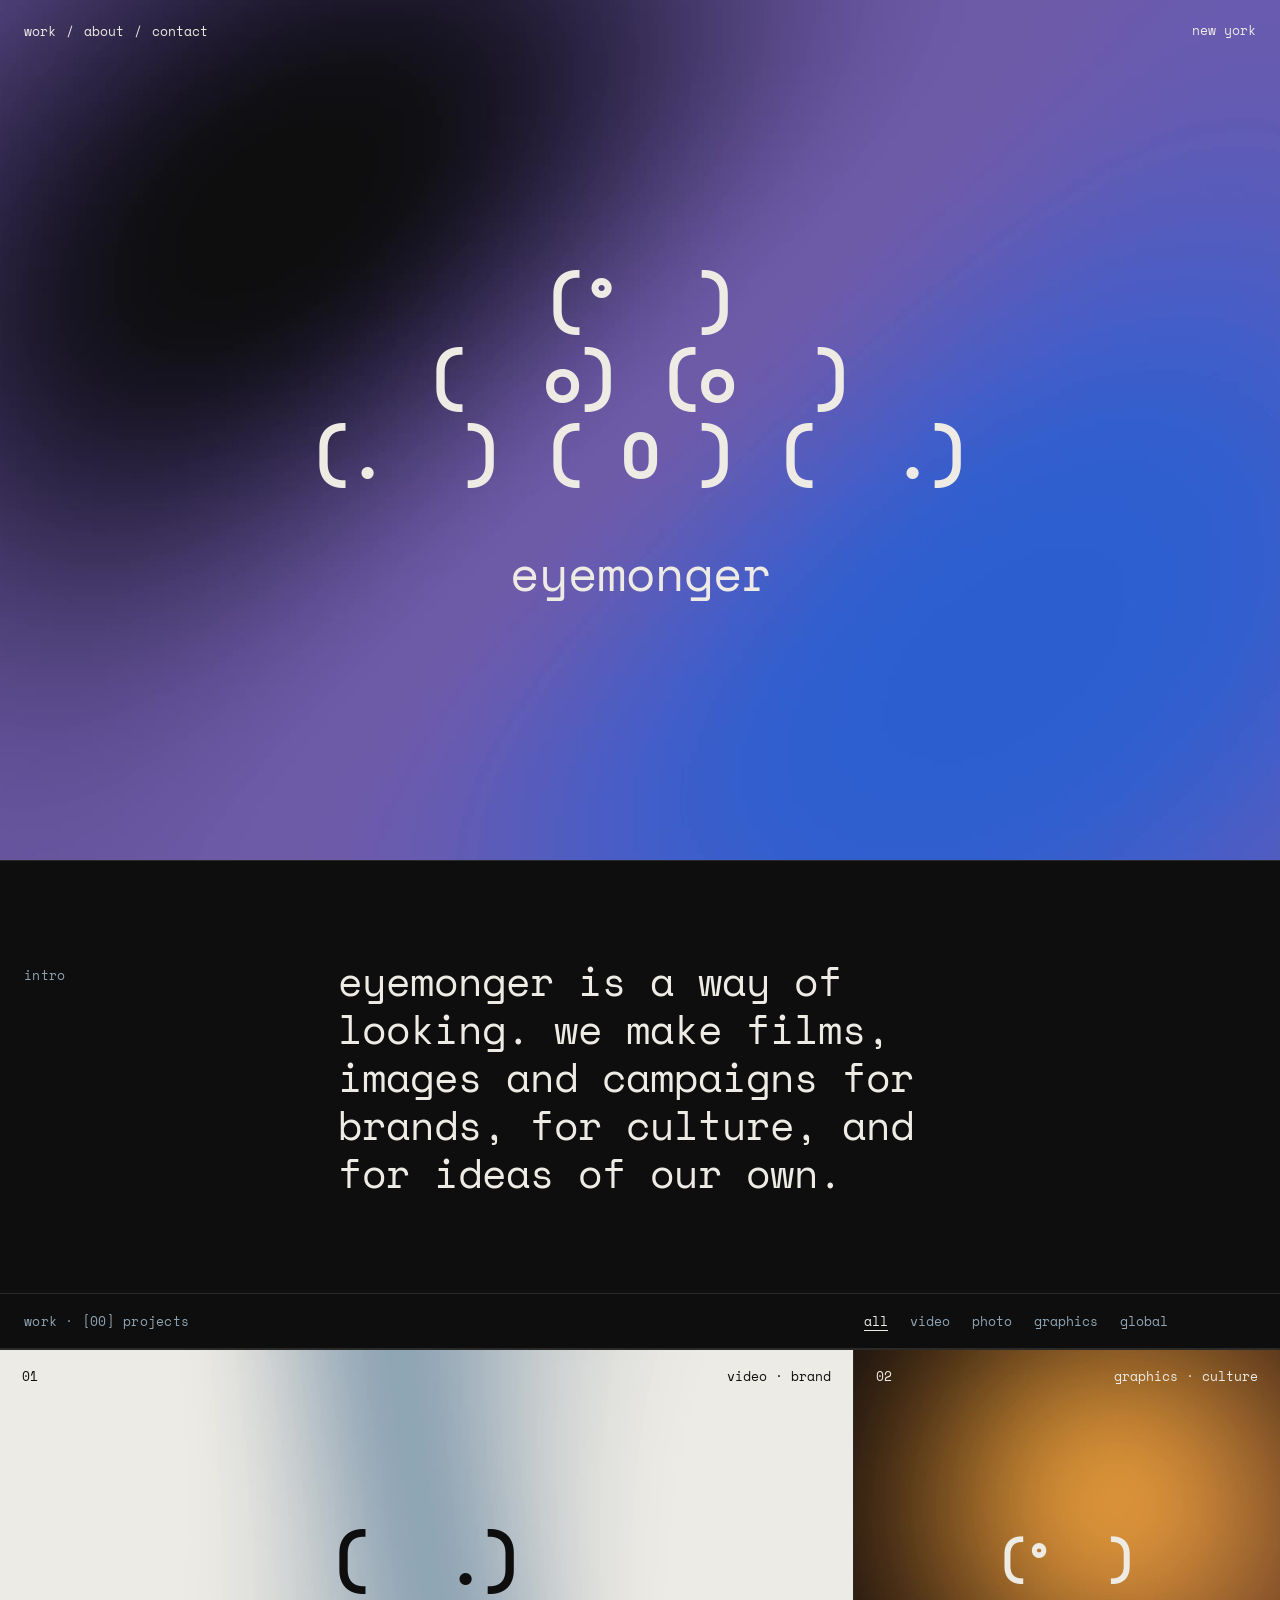
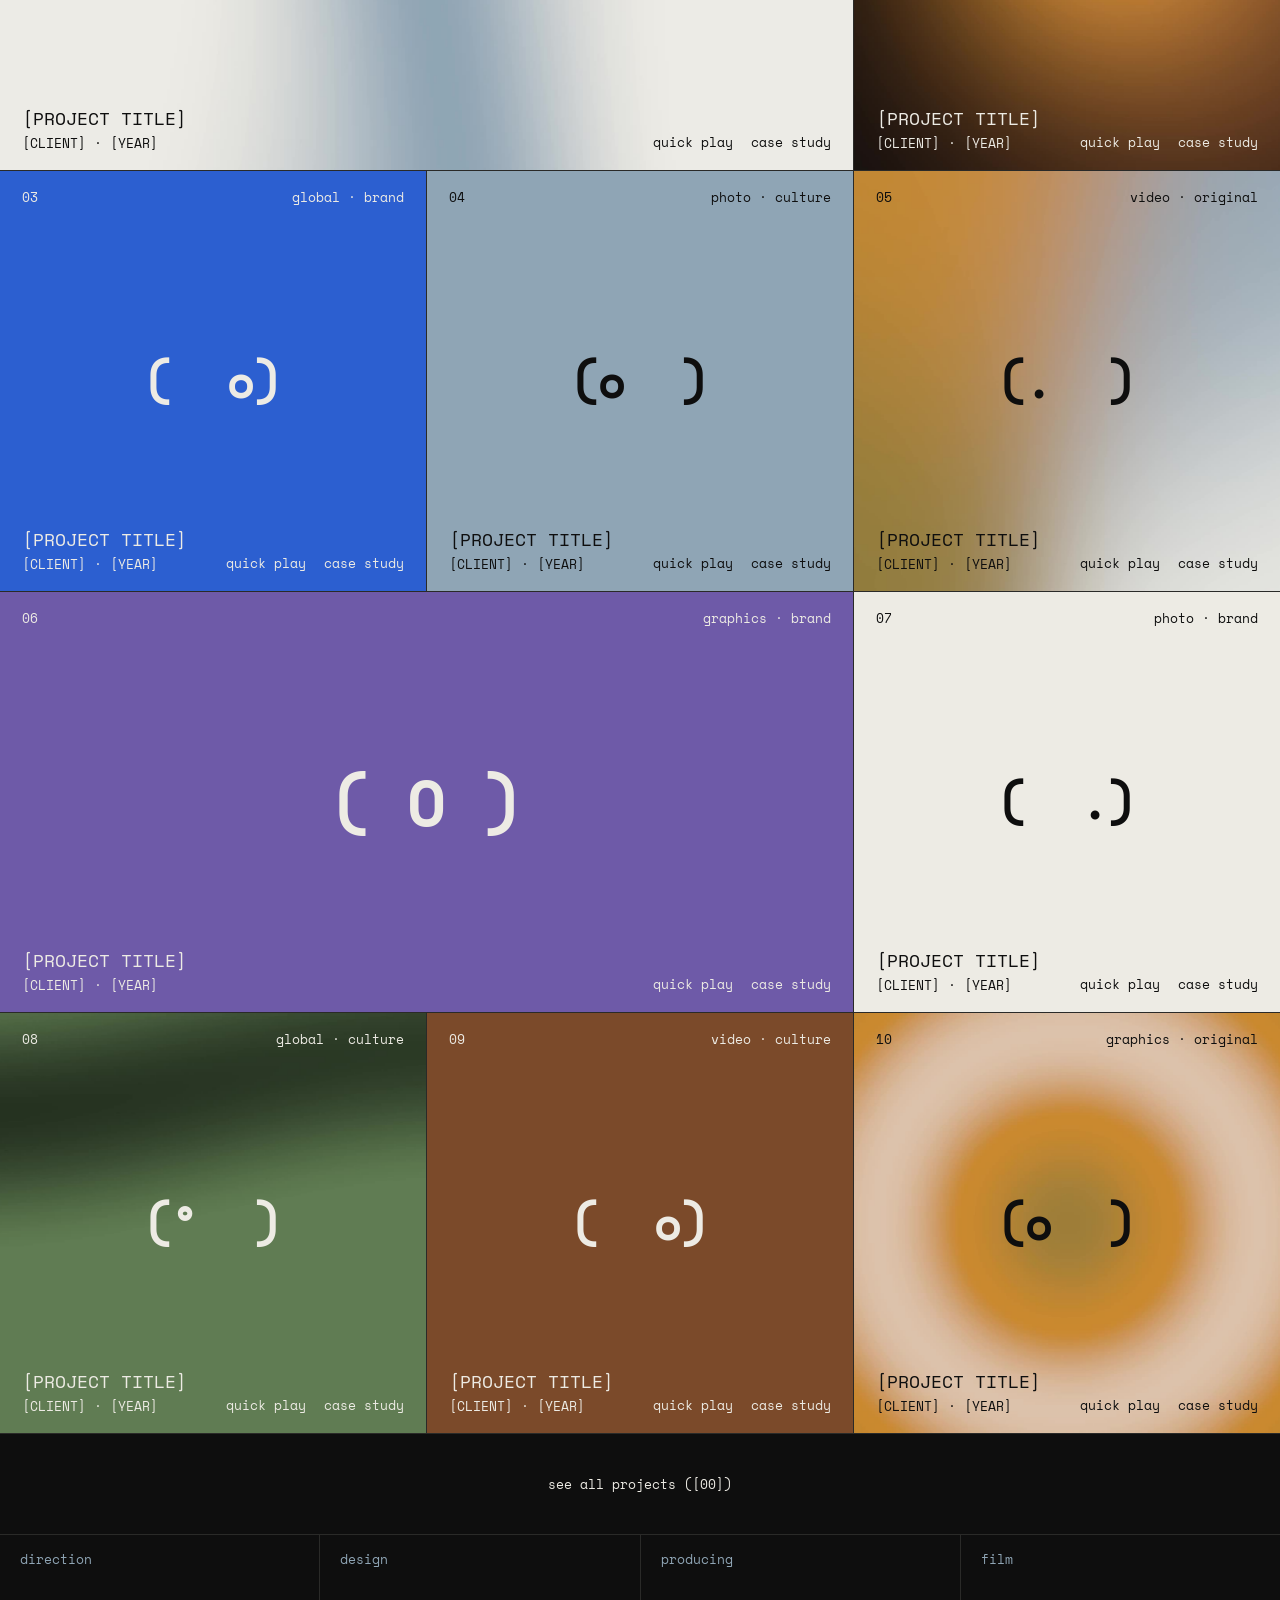
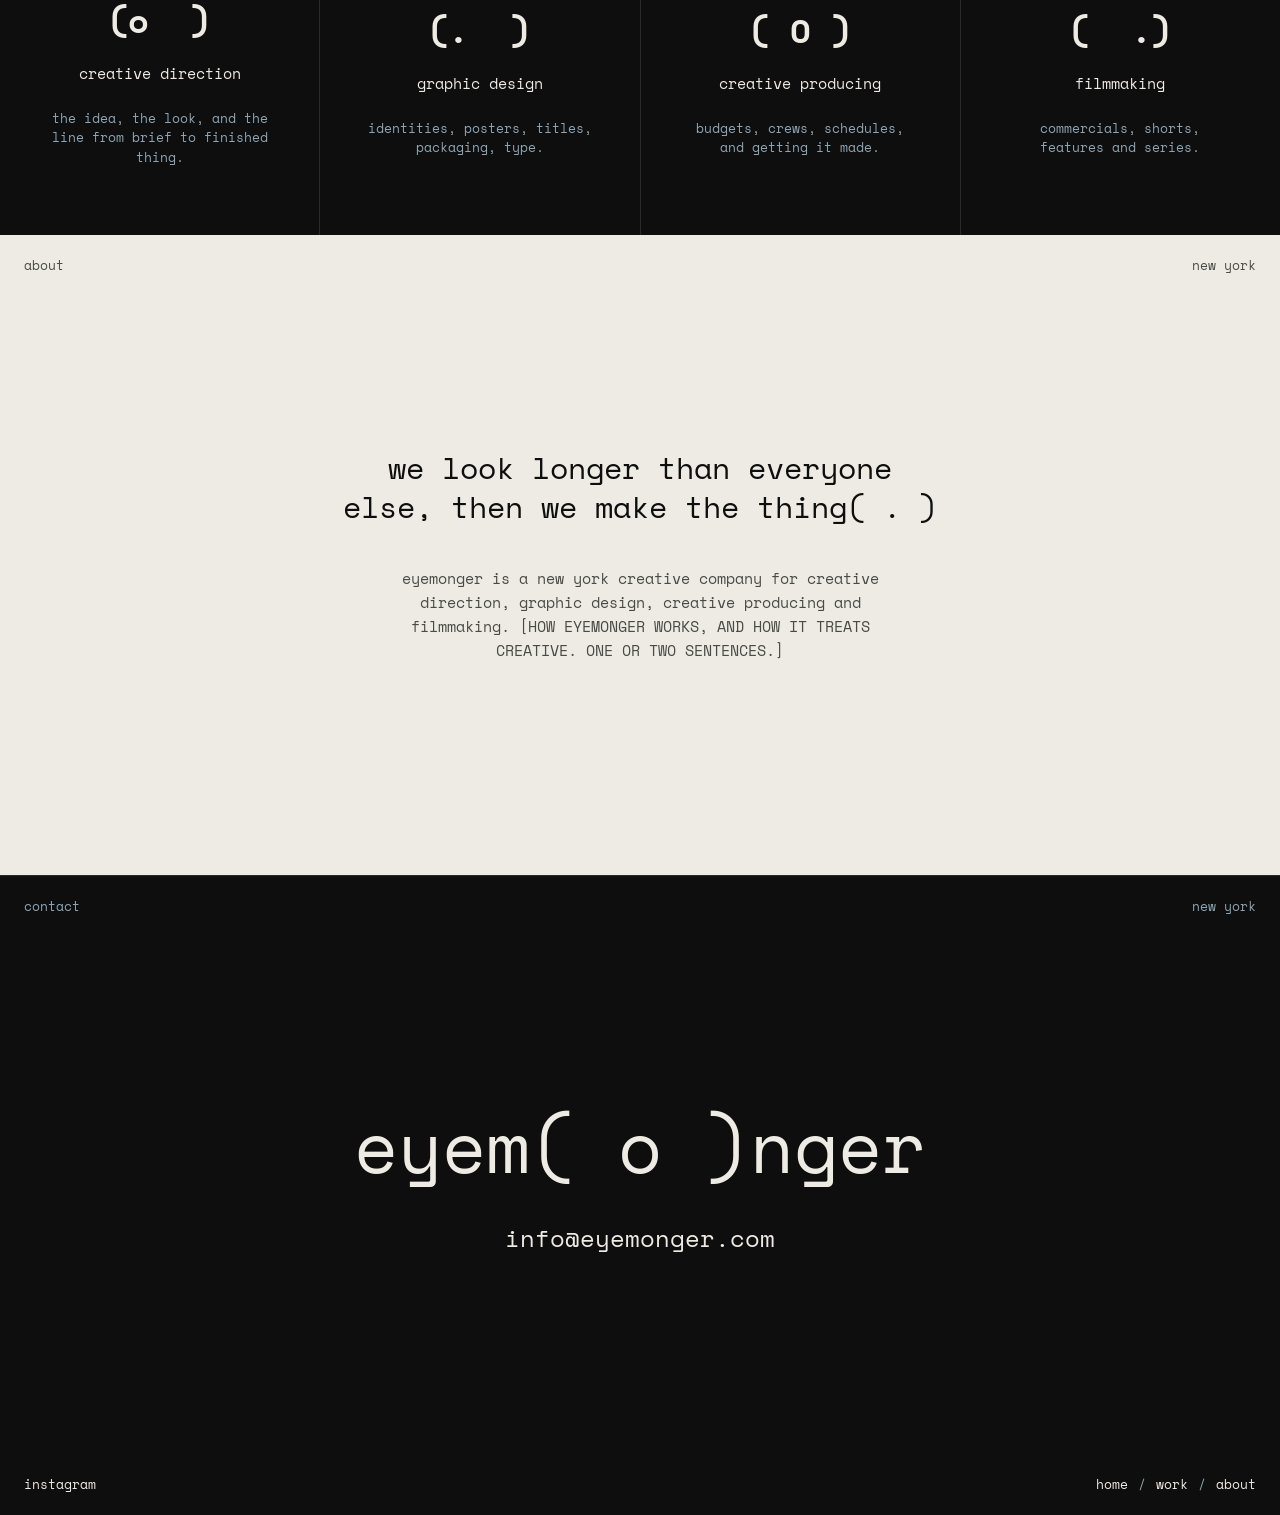
<file: index.html>
<!doctype html>
<html lang="en">
<head>
<meta charset="utf-8">
<meta name="viewport" content="width=device-width, initial-scale=1">
<title>Eyemonger</title>
<meta name="description" content="eyemonger is a new york creative company for creative direction, graphic design, creative producing and filmmaking.">
<meta property="og:title" content="Eyemonger">
<meta property="og:description" content="creative direction, graphic design, creative producing and filmmaking. new york.">
<meta property="og:type" content="website">
<meta property="og:url" content="https://eyemonger.com/">
<meta property="og:image" content="https://eyemonger.com/og.png">
<meta property="og:image:width" content="1200">
<meta property="og:image:height" content="630">
<meta property="og:image:alt" content="eyem(o)nger wordmark on a violet and blue gradient">
<meta name="twitter:card" content="summary_large_image">
<meta name="twitter:image" content="https://eyemonger.com/og.png">
<meta name="theme-color" content="#0E0E0E">
<link rel="icon" href="favicon.svg" type="image/svg+xml">
<link rel="preconnect" href="https://fonts.googleapis.com">
<link rel="preconnect" href="https://fonts.gstatic.com" crossorigin>
<link rel="stylesheet" href="https://fonts.googleapis.com/css2?family=Space+Mono:wght@400;700&display=swap">
<link rel="stylesheet" href="styles.css?v=9">
</head>
<body data-page="home">
<main id="top">
  <section class="frame hero" aria-label="Eyemonger" data-first>
    <video class="bgv" src="media/loop-06-flow.mp4?v=2" poster="media/loop-06-flow.jpg?v=2" muted loop playsinline preload="auto" aria-hidden="true"></video>
    <nav class="corner tl links" aria-label="Main">
      <a href="#work">work</a><span>/</span><a href="#about">about</a><span>/</span><a href="#contact">contact</a>
    </nav>
    <div class="corner tr">new york</div>

    <div class="pile eye" role="img" aria-label="A pile of six typed eyes">
      <div><span data-eye="p0">(°  )</span></div>
      <div><span data-eye="p1">(  o)</span><span data-eye="p2">(o  )</span></div>
      <div><span data-eye="p3">(.  )</span><span data-eye="p4">( O )</span><span data-eye="p5">(  .)</span></div>
    </div>
    <h1 class="word">eyemonger</h1>
  </section>

  <section class="intro" aria-label="Introduction">
    <span class="label">intro</span>
    <p>eyemonger is a way of looking. we make films, images and campaigns for brands, for culture, and for ideas of our own.</p>
  </section>

  <section id="work" aria-label="Work">
    <div class="bar">
      <span class="label">work · [00] projects</span>
      <div class="filters" role="group" aria-label="Filter work">
        <button type="button" data-f="all" aria-pressed="true">all</button>
        <button type="button" data-f="video" aria-pressed="false">video</button>
        <button type="button" data-f="photo" aria-pressed="false">photo</button>
        <button type="button" data-f="graphics" aria-pressed="false">graphics</button>
        <button type="button" data-f="global" aria-pressed="false">global</button>
      </div>
    </div>
    <div class="wall" id="wall"></div>
    <div class="more"><a href="#work">see all projects ([00])</a></div>
  </section>

  <section class="do" aria-label="What we do">
    <div><span class="corner tl" style="left:20px;top:18px">direction</span><span class="eye" data-eye="d0">( o )</span><h3>creative direction</h3><p>the idea, the look, and the line from brief to finished thing.</p></div>
    <div><span class="corner tl" style="left:20px;top:18px">design</span><span class="eye" data-eye="d1">( o )</span><h3>graphic design</h3><p>identities, posters, titles, packaging, type.</p></div>
    <div><span class="corner tl" style="left:20px;top:18px">producing</span><span class="eye" data-eye="d2">( o )</span><h3>creative producing</h3><p>budgets, crews, schedules, and getting it made.</p></div>
    <div><span class="corner tl" style="left:20px;top:18px">film</span><span class="eye" data-eye="d3">( o )</span><h3>filmmaking</h3><p>commercials, shorts, features and series.</p></div>
  </section>

  <section id="about" class="frame about" aria-label="About">
    <div class="corner tl">about</div>
    <div class="corner tr">new york</div>
    <p>we look longer than everyone else, then we make the thing<span class="eye inline" data-eye="ab" data-n="3" aria-hidden="true">( . )</span></p>
    <p class="small">eyemonger is a new york creative company for creative direction, graphic design, creative producing and filmmaking. [HOW EYEMONGER WORKS, AND HOW IT TREATS CREATIVE. ONE OR TWO SENTENCES.]</p>
  </section>

  <footer id="contact" class="frame contact" aria-label="Contact">
    <div class="corner tl">contact</div>
    <div class="corner tr">new york</div>
    <div class="corner bl links"><a href="https://www.instagram.com/eye.monger" target="_blank" rel="noopener">instagram</a></div>
    <nav class="corner br links" aria-label="Footer"><a href="#top">home</a><span>/</span><a href="#work">work</a><span>/</span><a href="#about">about</a></nav>
    <p class="cword" aria-label="Eyemonger">eyem<span class="eye" data-eye="wm" data-n="3" aria-hidden="true">( o )</span>nger</p>
    <p class="mail"><button type="button" id="copyMail" aria-describedby="copied">info@eyemonger.com</button></p>
    <p class="copied" id="copied" aria-live="polite"></p>
  </footer>
</main>

<button type="button" class="topeye" id="topEye" aria-label="Back to top" tabindex="-1"><span class="eye" data-eye="te" aria-hidden="true">( o )</span></button>

<div class="player" id="player" role="dialog" aria-modal="true" aria-label="Quick play" hidden>
  <video class="bgv" id="plVideo" muted loop playsinline aria-hidden="true" hidden></video>
  <div class="corner tl" id="plTitle">[PROJECT TITLE]</div>
  <div class="corner tr links"><a id="plCase" href="project.html">case study</a><span>/</span><button type="button" id="plClose">(close)</button></div>
  <div class="corner bl links"><button type="button" id="plPrev">(prev)</button><span>/</span><button type="button" id="plNext">(next)</button></div>
  <div class="corner br" id="plCount">01 / 10</div>
</div>
<script src="projects.js?v=9"></script>
<script src="eyes.js?v=9"></script>
<script src="main.js?v=9"></script>
</body>
</html>
</file>
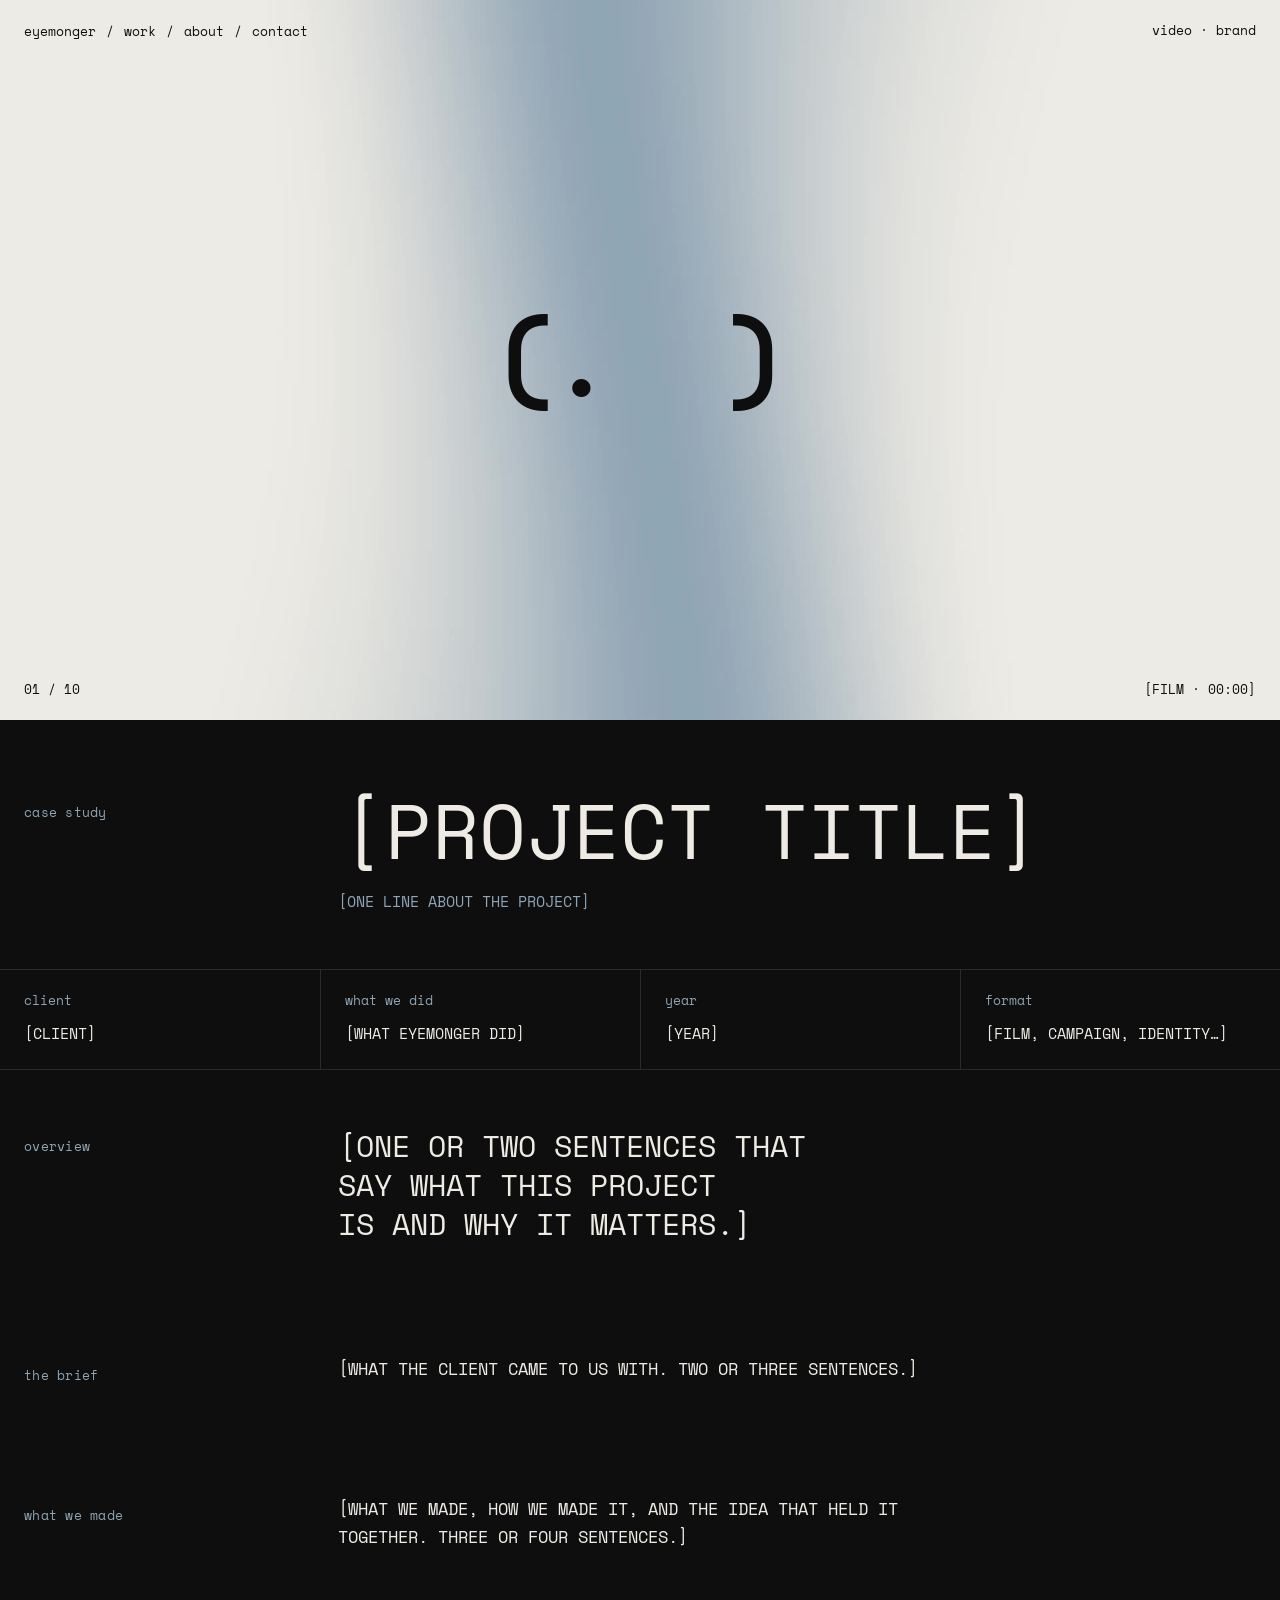
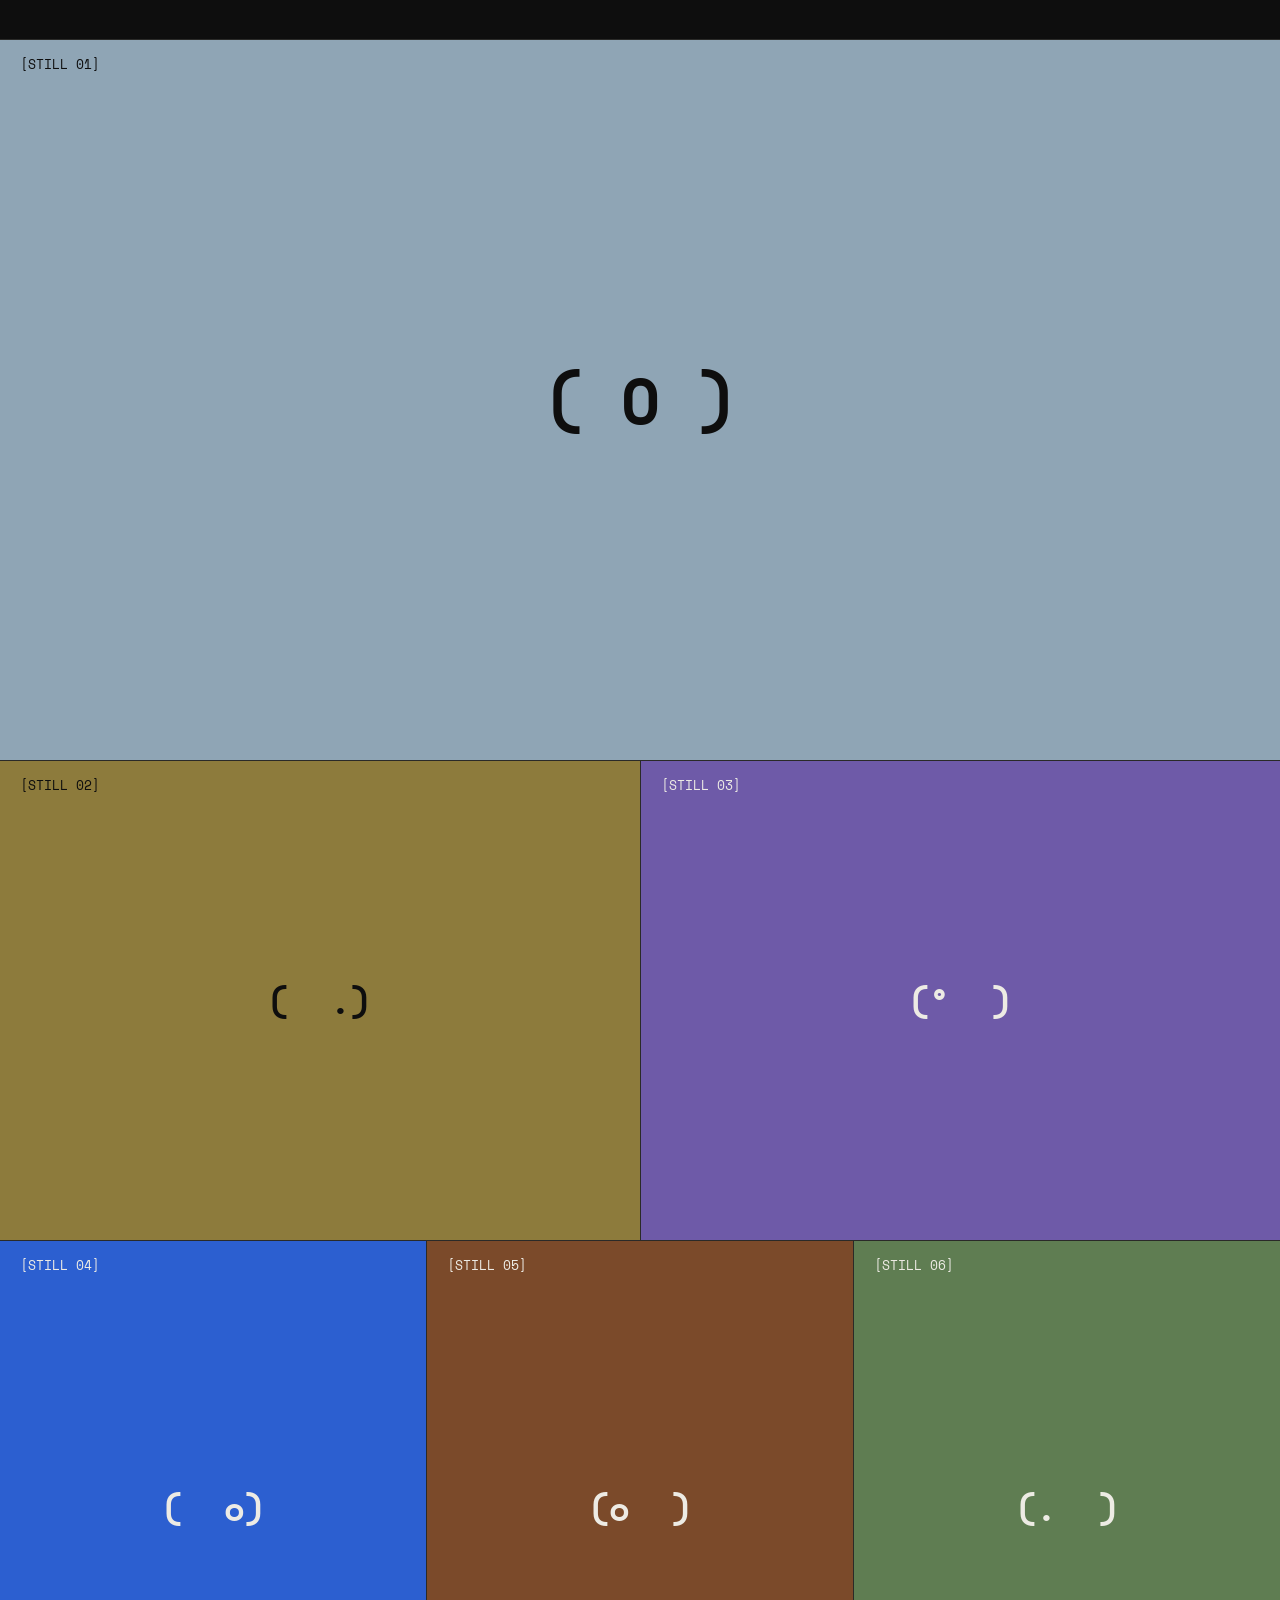
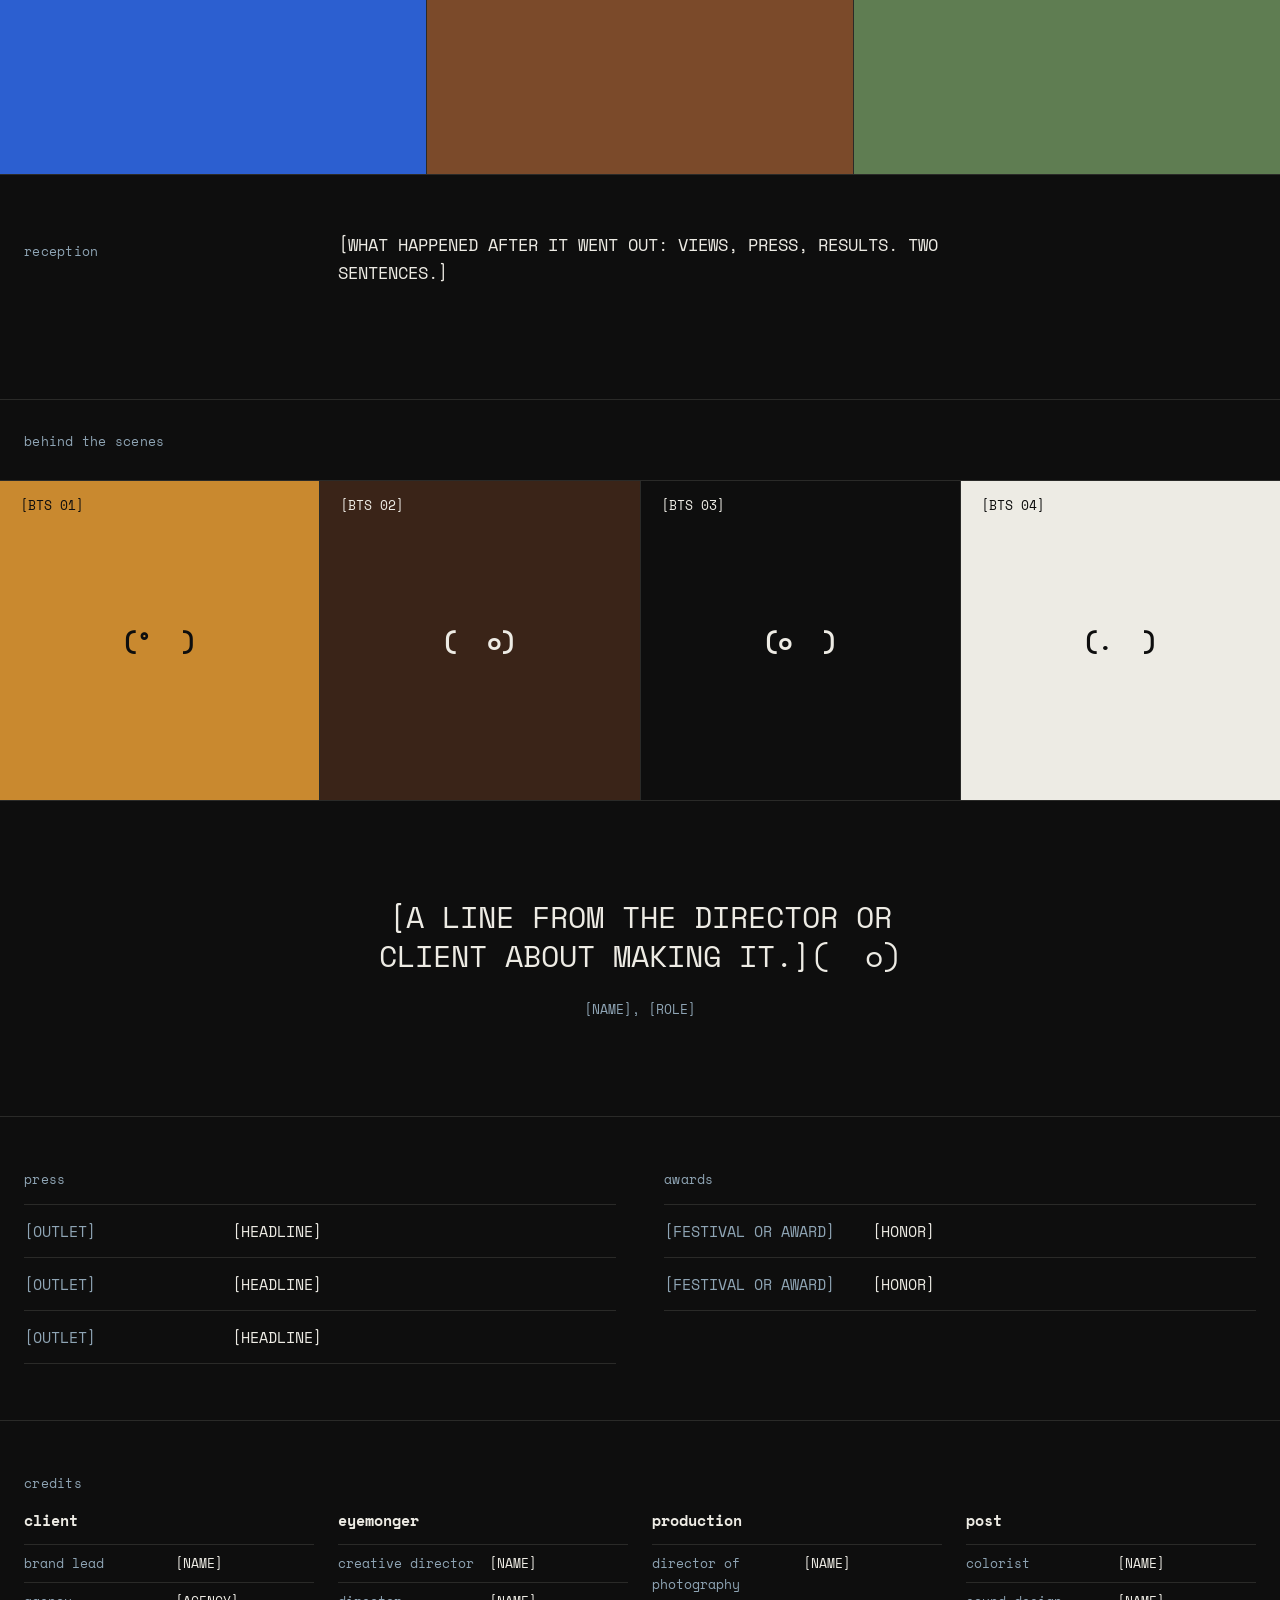
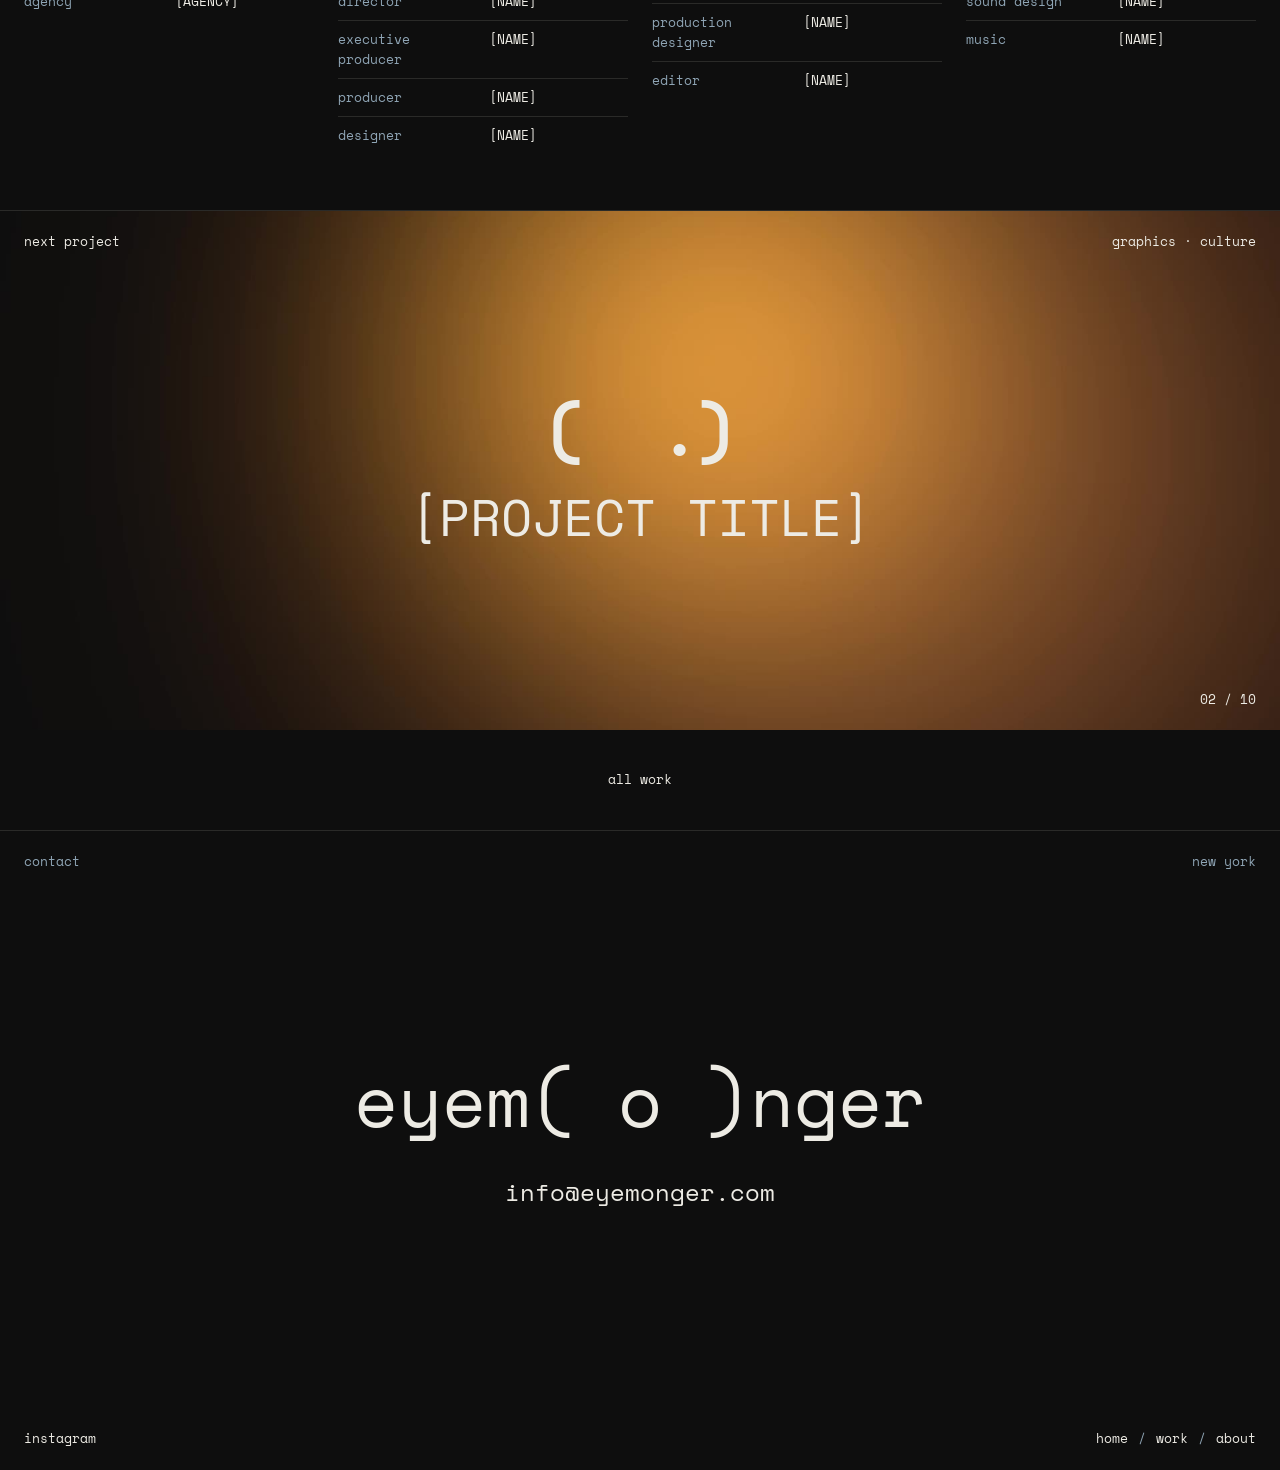
<file: project.html>
<!doctype html>
<html lang="en">
<head>
<meta charset="utf-8">
<meta name="viewport" content="width=device-width, initial-scale=1">
<title>Case study · Eyemonger</title>
<meta name="description" content="A case study from eyemonger, a new york creative company.">
<meta property="og:type" content="article">
<meta property="og:title" content="Eyemonger · case study">
<meta property="og:image" content="https://eyemonger.com/og.png">
<meta name="twitter:card" content="summary_large_image">
<meta name="twitter:image" content="https://eyemonger.com/og.png">
<meta name="theme-color" content="#0E0E0E">
<link rel="icon" href="favicon.svg" type="image/svg+xml">
<link rel="preconnect" href="https://fonts.googleapis.com">
<link rel="preconnect" href="https://fonts.gstatic.com" crossorigin>
<link rel="stylesheet" href="https://fonts.googleapis.com/css2?family=Space+Mono:wght@400;700&display=swap">
<link rel="stylesheet" href="styles.css?v=9">
</head>
<body data-page="case">
<main id="top">
  <section class="case-hero" id="caseHero" data-first aria-label="Project film">
    <nav class="corner tl links" aria-label="Main">
      <a href="./">eyemonger</a><span>/</span><a href="./#work">work</a><span>/</span><a href="./#about">about</a><span>/</span><a href="./#contact">contact</a>
    </nav>
    <div class="corner tr" id="heroTags"></div>
    <span class="eye case-eye" data-eye="ch" aria-hidden="true">( o )</span>
    <div class="corner bl" id="heroCount"></div>
    <div class="corner br">[FILM · 00:00]</div>
  </section>

  <section class="case-head" aria-labelledby="caseTitle">
    <span class="label">case study</span>
    <div class="case-head-main">
      <h1 id="caseTitle"></h1>
      <p class="case-line" id="caseLine"></p>
    </div>
  </section>

  <dl class="facts" aria-label="Project facts">
    <div><dt>client</dt><dd id="fClient"></dd></div>
    <div><dt>what we did</dt><dd id="fRole"></dd></div>
    <div><dt>year</dt><dd id="fYear"></dd></div>
    <div><dt>format</dt><dd id="fFormat"></dd></div>
  </dl>

  <section class="copy" aria-label="Overview">
    <span class="label">overview</span>
    <p class="lede" id="cLede"></p>
  </section>
  <section class="copy" aria-label="The brief">
    <span class="label">the brief</span>
    <p id="cBrief"></p>
  </section>
  <section class="copy" aria-label="What we made">
    <span class="label">what we made</span>
    <p id="cMade"></p>
  </section>

  <section class="stills" id="stills" aria-label="Stills"></section>

  <section class="copy" aria-label="Reception">
    <span class="label">reception</span>
    <p id="cReception"></p>
  </section>

  <section class="bts" aria-label="Behind the scenes">
    <div class="bts-head"><span class="label">behind the scenes</span></div>
    <div class="bts-row" id="bts"></div>
    <figure class="quote">
      <blockquote><p><span id="cQuote"></span><span class="eye inline" data-eye="qe" aria-hidden="true">( o )</span></p></blockquote>
      <figcaption id="cQuoteBy"></figcaption>
    </figure>
  </section>

  <section class="press" aria-label="Press and awards">
    <div>
      <h2 class="label">press</h2>
      <ul class="rows" id="press"></ul>
    </div>
    <div>
      <h2 class="label">awards</h2>
      <ul class="rows" id="awards"></ul>
    </div>
  </section>

  <section class="credits" aria-label="Credits">
    <h2 class="label">credits</h2>
    <div class="credit-groups" id="credits"></div>
    <button type="button" class="more-btn" id="moreCredits" aria-expanded="false">(show all credits)</button>
  </section>

  <a class="next" id="next" href="project.html">
    <span class="corner tl">next project</span>
    <span class="corner tr" id="nextTags"></span>
    <span class="eye" data-eye="nx" aria-hidden="true">( o )</span>
    <span class="next-title" id="nextTitle"></span>
    <span class="corner br" id="nextCount"></span>
  </a>
  <div class="more"><a href="./#work">all work</a></div>

  <footer id="contact" class="frame contact" aria-label="Contact">
    <div class="corner tl">contact</div>
    <div class="corner tr">new york</div>
    <div class="corner bl links"><a href="https://www.instagram.com/eye.monger" target="_blank" rel="noopener">instagram</a></div>
    <nav class="corner br links" aria-label="Footer"><a href="./">home</a><span>/</span><a href="./#work">work</a><span>/</span><a href="./#about">about</a></nav>
    <p class="cword" aria-label="Eyemonger">eyem<span class="eye" data-eye="wm" data-n="3" aria-hidden="true">( o )</span>nger</p>
    <p class="mail"><button type="button" id="copyMail" aria-describedby="copied">info@eyemonger.com</button></p>
    <p class="copied" id="copied" aria-live="polite"></p>
  </footer>
</main>

<button type="button" class="topeye" id="topEye" aria-label="Back to top" tabindex="-1"><span class="eye" data-eye="te" aria-hidden="true">( o )</span></button>

<script src="projects.js?v=9"></script>
<script src="eyes.js?v=9"></script>
<script src="project.js?v=9"></script>
</body>
</html>
</file>
<file: styles.css>
/* Layout: the 7G frame. Black field, grey labels pinned to corners, centered type; work as a wall of cells split by 1px rules. Single dark look by design. */
:root{
  --ink:#0E0E0E;
  --paper:#EDEBE4;
  --rule:#2A2A28;
  --stone:#8FA5B5;
  --ink-2:#4A4A46;
  --mono:'Space Mono', ui-monospace, 'SFMono-Regular', Menlo, Consolas, monospace;
  --gut:24px;
  color-scheme:dark;
}
*{box-sizing:border-box}
html{scroll-behavior:smooth}
@media (prefers-reduced-motion:reduce){html{scroll-behavior:auto}}
[hidden]{display:none!important}
html,body{margin:0}
body{background:var(--ink);color:var(--paper);font-family:var(--mono);font-size:15px;line-height:1.6;overflow-x:clip}
a{color:var(--paper);text-decoration:none}
a:hover{text-decoration:underline;text-underline-offset:4px}
button{font-family:inherit;font-size:inherit;color:inherit;background:none;border:0;padding:0;cursor:pointer}
a:focus-visible,button:focus-visible{outline:1px solid currentColor;outline-offset:3px}
.eye{white-space:pre;font-weight:700;line-height:1}
.label{font-size:13px;line-height:1;color:var(--stone)}
@keyframes caret{0%,49%{opacity:1}50%,100%{opacity:0}}
.caret{animation:caret 1s infinite}
@media (prefers-reduced-motion:reduce){.caret{animation:none}}

/* frame: a section with four corner slots */
.frame{position:relative;display:flex;flex-direction:column;align-items:center;justify-content:center;text-align:center}
.corner{position:absolute;font-size:13px;line-height:1;color:var(--stone)}
.tl{left:var(--gut);top:var(--gut)}
.tr{right:var(--gut);top:var(--gut);text-align:right}
.bl{left:var(--gut);bottom:var(--gut)}
.br{right:var(--gut);bottom:var(--gut);text-align:right}
.links{display:flex;gap:10px;align-items:center}
.links a{display:inline-flex;align-items:center;min-height:44px}
.bl.links,.br.links{bottom:calc(var(--gut) - 15px)}
.tl.links{top:calc(var(--gut) - 15px)}
.hero{overflow:hidden;isolation:isolate}
.hero .bgv{z-index:-1}
.hero .corner,.hero .tl.links{color:var(--paper)}

/* hero */
.hero{min-height:860px;gap:56px;padding-block:140px}
.pile{display:flex;flex-direction:column;align-items:center;font-size:64px;line-height:1.2}
.pile div{display:flex;gap:.6em}
.word{margin:0;font-size:48px;font-weight:400;line-height:1;white-space:pre}

/* intro */
.intro{border-top:1px solid var(--rule);padding:96px var(--gut);display:grid;grid-template-columns:repeat(4,minmax(0,1fr));gap:24px}
.intro .label{padding-top:12px}
.intro p{grid-column:span 3;margin:0;max-width:30ch;font-size:40px;line-height:1.2;text-wrap:balance}

/* work bar */
.bar{position:sticky;top:env(safe-area-inset-top,0px);z-index:10;background:var(--ink);border-bottom:1px solid var(--rule);display:flex;justify-content:space-between;align-items:center;flex-wrap:wrap;gap:4px 24px;min-height:56px;padding:0 calc(var(--gut) + 88px) 0 var(--gut);border-top:1px solid var(--rule);font-size:13px}
.filters{display:flex;flex-wrap:wrap;gap:0 22px}
.filters button{min-height:44px;color:var(--stone);white-space:pre}
.filters button[aria-pressed="true"]{color:var(--paper);text-decoration:underline;text-underline-offset:4px}

/* wall */
.wall{display:grid;grid-template-columns:repeat(3,minmax(0,1fr));grid-auto-rows:420px;gap:1px;background:var(--rule);border-block:1px solid var(--rule)}
.tile{position:relative;display:flex;align-items:center;justify-content:center;background:var(--bg);color:var(--fg);transition:opacity .35s ease}
.tile.wide{grid-column:span 2}
.tile .eye{font-size:46px}
.tile.wide .eye{font-size:64px}
.tile .corner{color:inherit;font-size:13px}
.tile .tl,.tile .tr{top:20px}
.tile .tl{left:22px}.tile .tr{right:22px}
.tile .bl{left:22px;bottom:20px;text-align:left;display:flex;flex-direction:column;gap:8px}
.tile .bl strong{font-size:18px;font-weight:400;line-height:1.1}
.tile .br{right:22px;bottom:6px;display:flex;gap:18px}
.tile .br button,.tile .br a{min-height:44px;display:inline-flex;align-items:center;color:inherit}
.tile.off{opacity:.16}
.tile{cursor:pointer}
.tile .eye{transition:transform .25s ease}
.tile:hover .eye{transform:scale(1.18)}
.tile:hover .bl strong{text-decoration:underline;text-underline-offset:4px}
.tile.off{cursor:default}
.tile.off:hover .eye{transform:none}
.bgv{position:absolute;inset:0;width:100%;height:100%;object-fit:cover;display:block;pointer-events:none}
.tile .eye{position:relative;z-index:1}
.tile .corner,.player .corner{z-index:1}
.more{display:flex;justify-content:center;padding:28px var(--gut);font-size:13px}
.more a{min-height:44px;display:inline-flex;align-items:center}

/* what we do */
.do{border-top:1px solid var(--rule);display:grid;grid-template-columns:repeat(4,minmax(0,1fr));gap:1px;background:var(--rule)}
.do div{position:relative;background:var(--ink);height:300px;display:flex;flex-direction:column;align-items:center;justify-content:center;gap:24px;padding:0 20px;text-align:center}
.do .eye{font-size:34px}
.do h3{margin:0;font-size:15px;font-weight:400}
.do p{margin:0;font-size:13px;line-height:1.5;color:var(--stone);max-width:28ch}

/* about + contact frames */
.about{min-height:640px;gap:40px;padding:120px var(--gut);background:var(--paper);color:var(--ink)}
.about .corner{color:var(--ink-2)}
.about a{color:var(--ink)}
.about .eye{font-size:64px}
.about .eye.inline{font-size:inherit;line-height:inherit}
.about p{margin:0;max-width:34ch;font-size:30px;line-height:1.3;text-wrap:balance}
.about p.small{max-width:56ch;font-size:15px;line-height:1.6;color:var(--ink-2);text-wrap:pretty}
.contact{min-height:640px;gap:44px;border-top:1px solid var(--rule);padding:120px var(--gut)}
.contact .pile{font-size:34px}
.mail{margin:0;font-size:24px;line-height:1;white-space:pre;user-select:all}
.cword{margin:0;font-size:72px;line-height:1;white-space:pre}
.cword .eye,.eye.inline{font-weight:400}
.contact dl{display:grid;grid-template-columns:auto auto;gap:6px 24px;margin:0;font-size:13px;text-align:left}
.contact dt{color:var(--stone)}
.contact dd{margin:0}

/* player */
.player{position:fixed;inset:0;z-index:20;background:var(--bg);color:var(--fg);display:flex;align-items:center;justify-content:center}
.player .corner{color:inherit}
.player .tr{top:calc(var(--gut) - 15px + env(safe-area-inset-top,0px));right:calc(var(--gut) + env(safe-area-inset-right,0px))}
.player .tr button,.player .bl button{min-height:44px;font-size:13px;color:inherit}
.player .bl{bottom:calc(var(--gut) - 15px + env(safe-area-inset-bottom,0px))}
.player{cursor:zoom-out}
.player .corner{cursor:auto}

/* back to top eye */
.topeye{position:fixed;top:env(safe-area-inset-top,0px);right:calc(var(--gut) - 10px + env(safe-area-inset-right,0px));z-index:15;height:56px;min-width:44px;padding:0 10px;display:flex;align-items:center;justify-content:center;color:var(--paper);mix-blend-mode:difference;opacity:0;pointer-events:none;transition:opacity .25s ease}
.topeye .eye{font-size:20px}
.topeye.on{opacity:1;pointer-events:auto}

/* copy email */
.mail button{font:inherit;color:var(--paper);cursor:copy}
.mail button:hover{text-decoration:underline;text-underline-offset:6px}
.copied{margin:-28px 0 0;min-height:16px;font-size:13px;line-height:1;color:var(--stone)}

@media (max-width:760px){
  :root{--gut:16px}
  .hero{min-height:0;padding-block:120px 110px;gap:40px}
  .pile{font-size:24px}
  .word{font-size:28px}
  .corner.tl{max-width:60%}
  .intro{grid-template-columns:1fr;padding-block:64px}
  .intro p{grid-column:auto;font-size:24px}
  .wall{grid-template-columns:1fr;grid-auto-rows:320px}
  .tile.wide{grid-column:auto}
  .tile.wide .eye,.tile .eye{font-size:40px}
  .do{grid-template-columns:repeat(2,minmax(0,1fr))}
  .do div{height:240px}
  .do .corner{display:none}
  .about{min-height:0;padding-block:96px}
  .about p{font-size:22px}
  .contact{min-height:0;padding-block:96px 120px}
  .mail{font-size:18px}
  .cword{font-size:44px}
}

/* ---------- case study ---------- */
.player a{color:inherit}
.label{letter-spacing:.02em}
.case-hero{position:relative;overflow:hidden;isolation:isolate;height:min(56.25vw,86vh);min-height:420px;display:flex;align-items:center;justify-content:center;background:var(--bg);color:var(--fg)}
.case-hero .bgv{z-index:-1}
.case-hero .corner,.case-hero .tl.links,.case-hero a{color:var(--fg)}
.case-eye{font-size:96px}
.case-head{display:grid;grid-template-columns:repeat(4,minmax(0,1fr));gap:24px;padding:72px var(--gut) 56px}
.case-head .label,.copy .label{padding-top:14px}
.case-head-main{grid-column:span 3;min-width:0}
.case-head h1{margin:0;font-size:clamp(40px,6vw,88px);font-weight:400;line-height:1;text-wrap:balance}
.case-line{margin:20px 0 0;font-size:15px;color:var(--stone)}
.facts{margin:0;display:grid;grid-template-columns:repeat(4,minmax(0,1fr));border-block:1px solid var(--rule)}
.facts div{padding:20px var(--gut) 24px;border-left:1px solid var(--rule);min-width:0}
.facts div:first-child{border-left:0}
.facts dt{font-size:13px;color:var(--stone);margin-bottom:10px}
.facts dd{margin:0;font-size:15px}
.copy{display:grid;grid-template-columns:repeat(4,minmax(0,1fr));gap:24px;padding:56px var(--gut)}
.copy p{grid-column:span 3;margin:0;max-width:62ch;font-size:17px;line-height:1.65}
.copy p.lede{max-width:34ch;font-size:30px;line-height:1.3;text-wrap:balance}
.stills{display:grid;grid-template-columns:repeat(6,minmax(0,1fr));gap:1px;background:var(--rule);border-block:1px solid var(--rule);margin-top:32px}
.still{position:relative;margin:0;overflow:hidden;isolation:isolate;display:flex;align-items:center;justify-content:center;background:var(--bg);color:var(--fg)}
.still .bgv{z-index:-1}
.still .corner{color:inherit;top:18px;left:20px}
.still .eye{font-size:34px}
.s-wide{grid-column:span 6;aspect-ratio:16/9}
.s-wide .eye{font-size:64px}
.s-half{grid-column:span 3;aspect-ratio:4/3}
.s-third{grid-column:span 2;aspect-ratio:4/5}
.bts{border-top:1px solid var(--rule);margin-top:56px}
.bts-head{padding:28px var(--gut)}
.bts-row{display:grid;grid-template-columns:repeat(4,minmax(0,1fr));gap:1px;background:var(--rule);border-block:1px solid var(--rule)}
.s-bts{aspect-ratio:1/1}
.s-bts .eye{font-size:24px}
.quote{margin:0;padding:96px var(--gut);display:flex;flex-direction:column;align-items:center;gap:24px;text-align:center}
.quote blockquote{margin:0}
.quote p{margin:0;max-width:30ch;font-size:30px;line-height:1.3;text-wrap:balance}
.quote figcaption{font-size:13px;color:var(--stone)}
.press{display:grid;grid-template-columns:repeat(2,minmax(0,1fr));gap:24px 48px;padding:56px var(--gut);border-top:1px solid var(--rule)}
.press h2,.credits h2{margin:0 0 18px;font-weight:400;font-size:13px;color:var(--stone)}
.rows{list-style:none;margin:0;padding:0;border-top:1px solid var(--rule)}
.rows li{display:grid;grid-template-columns:minmax(0,1fr) minmax(0,2fr);gap:16px;padding:14px 0;border-bottom:1px solid var(--rule);font-size:15px}
.rows li span:first-child{color:var(--stone)}
.credits{padding:56px var(--gut);border-top:1px solid var(--rule)}
.credit-groups{display:grid;grid-template-columns:repeat(4,minmax(0,1fr));gap:24px}
.credit-group h3{margin:0 0 12px;font-size:15px;font-weight:700}
.credit-group dl{margin:0}
.credit-group dl div{display:grid;grid-template-columns:minmax(0,1fr) minmax(0,1fr);gap:12px;padding:8px 0;border-top:1px solid var(--rule);font-size:13px}
.credit-group dt{color:var(--stone)}
.credit-group dd{margin:0}
.credit-groups:not(.open) .extra{display:none}
.more-btn{margin-top:24px;min-height:44px;font-size:13px;color:var(--paper)}
.more-btn:hover{text-decoration:underline;text-underline-offset:4px}
.next{position:relative;overflow:hidden;isolation:isolate;height:520px;display:flex;flex-direction:column;align-items:center;justify-content:center;gap:28px;background:var(--bg);color:var(--fg);text-decoration:none;border-top:1px solid var(--rule)}
.next .bgv{z-index:-1}
.next .corner{color:inherit}
.next .eye{font-size:64px;transition:transform .25s ease}
.next:hover{text-decoration:none}
.next:hover .eye{transform:scale(1.18)}
.next:hover .next-title{text-decoration:underline;text-underline-offset:8px}
.next-title{font-size:clamp(28px,4vw,56px);line-height:1}
@media (max-width:760px){
  .case-hero{height:auto;aspect-ratio:4/5;min-height:0}
  .case-eye{font-size:56px}
  .case-head,.copy{grid-template-columns:1fr;padding-block:40px}
  .case-head-main,.copy p{grid-column:auto}
  .copy p.lede{font-size:22px}
  .facts{grid-template-columns:repeat(2,minmax(0,1fr))}
  .facts div:nth-child(3){border-left:0}
  .facts div:nth-child(n+3){border-top:1px solid var(--rule)}
  .s-half{grid-column:span 6}
  .s-third{grid-column:span 3}
  .s-third:last-child{grid-column:span 6;aspect-ratio:4/3}
  .case-hero .tr{display:none}
  .bts-row{grid-template-columns:repeat(2,minmax(0,1fr))}
  .quote{padding-block:64px}
  .quote p{font-size:22px}
  .press{grid-template-columns:1fr}
  .credit-groups{grid-template-columns:1fr}
  .next{height:380px}
  .case-hero .tl.links{flex-wrap:wrap;max-width:70%}
}
</file>
